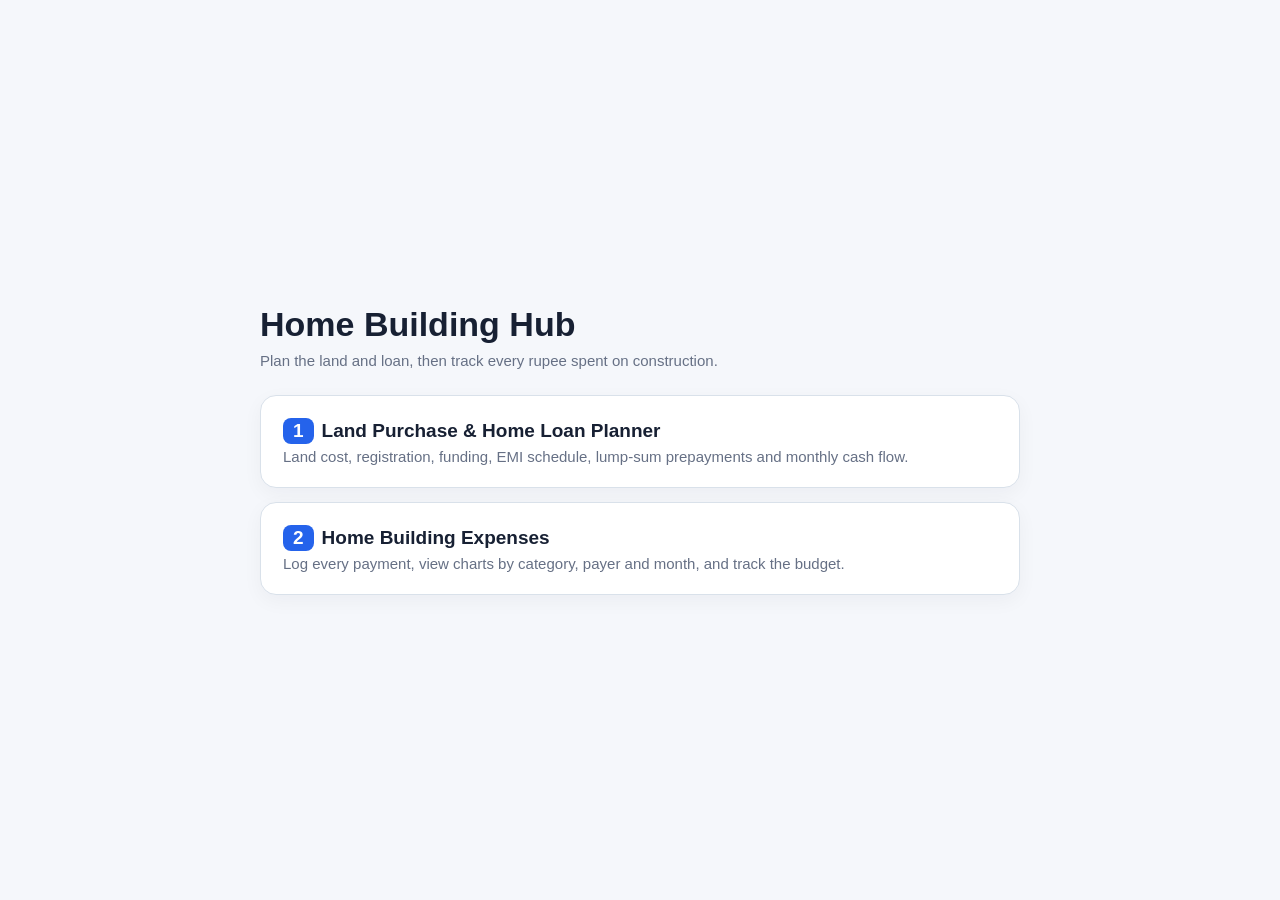
<file: index.html>
<!doctype html>
<html lang="en">
<head>
<meta charset="utf-8">
<meta name="viewport" content="width=device-width,initial-scale=1">
<title>Home Building Hub</title>
<style>
:root{--bg:#f5f7fb;--card:#fff;--ink:#172033;--muted:#667085;--line:#d9e1ea;--blue:#2563eb}
*{box-sizing:border-box}body{margin:0;min-height:100vh;background:var(--bg);color:var(--ink);font:15px Segoe UI,Arial,sans-serif;display:grid;place-items:center;padding:20px}
.box{width:100%;max-width:760px}h1{margin:0 0 6px;font-size:clamp(24px,5vw,34px)}p{color:var(--muted);line-height:1.5;margin:0 0 22px}
.btns{display:grid;gap:14px}a.btn{display:block;text-decoration:none;color:var(--ink);background:var(--card);border:1px solid var(--line);border-radius:16px;padding:22px;box-shadow:0 6px 20px #1018280b;transition:transform .12s,border-color .12s}
a.btn:hover,a.btn:focus-visible{border-color:var(--blue);transform:translateY(-2px);outline:none}a.btn b{display:block;font-size:19px;margin-bottom:4px}a.btn span{color:var(--muted)}
a.btn i{font-style:normal;display:inline-block;background:var(--blue);color:#fff;border-radius:8px;padding:2px 10px;font-weight:700;margin-right:8px}
</style>
</head>
<body>
<main class="box">
<h1>Home Building Hub</h1>
<p>Plan the land and loan, then track every rupee spent on construction.</p>
<div class="btns">
<a class="btn" href="land_home_loan_planner.html"><b><i>1</i>Land Purchase &amp; Home Loan Planner</b><span>Land cost, registration, funding, EMI schedule, lump-sum prepayments and monthly cash flow.</span></a>
<a class="btn" href="home_building_expenses.html"><b><i>2</i>Home Building Expenses</b><span>Log every payment, view charts by category, payer and month, and track the budget.</span></a>
</div>
</main>
</body>
</html>
</file>
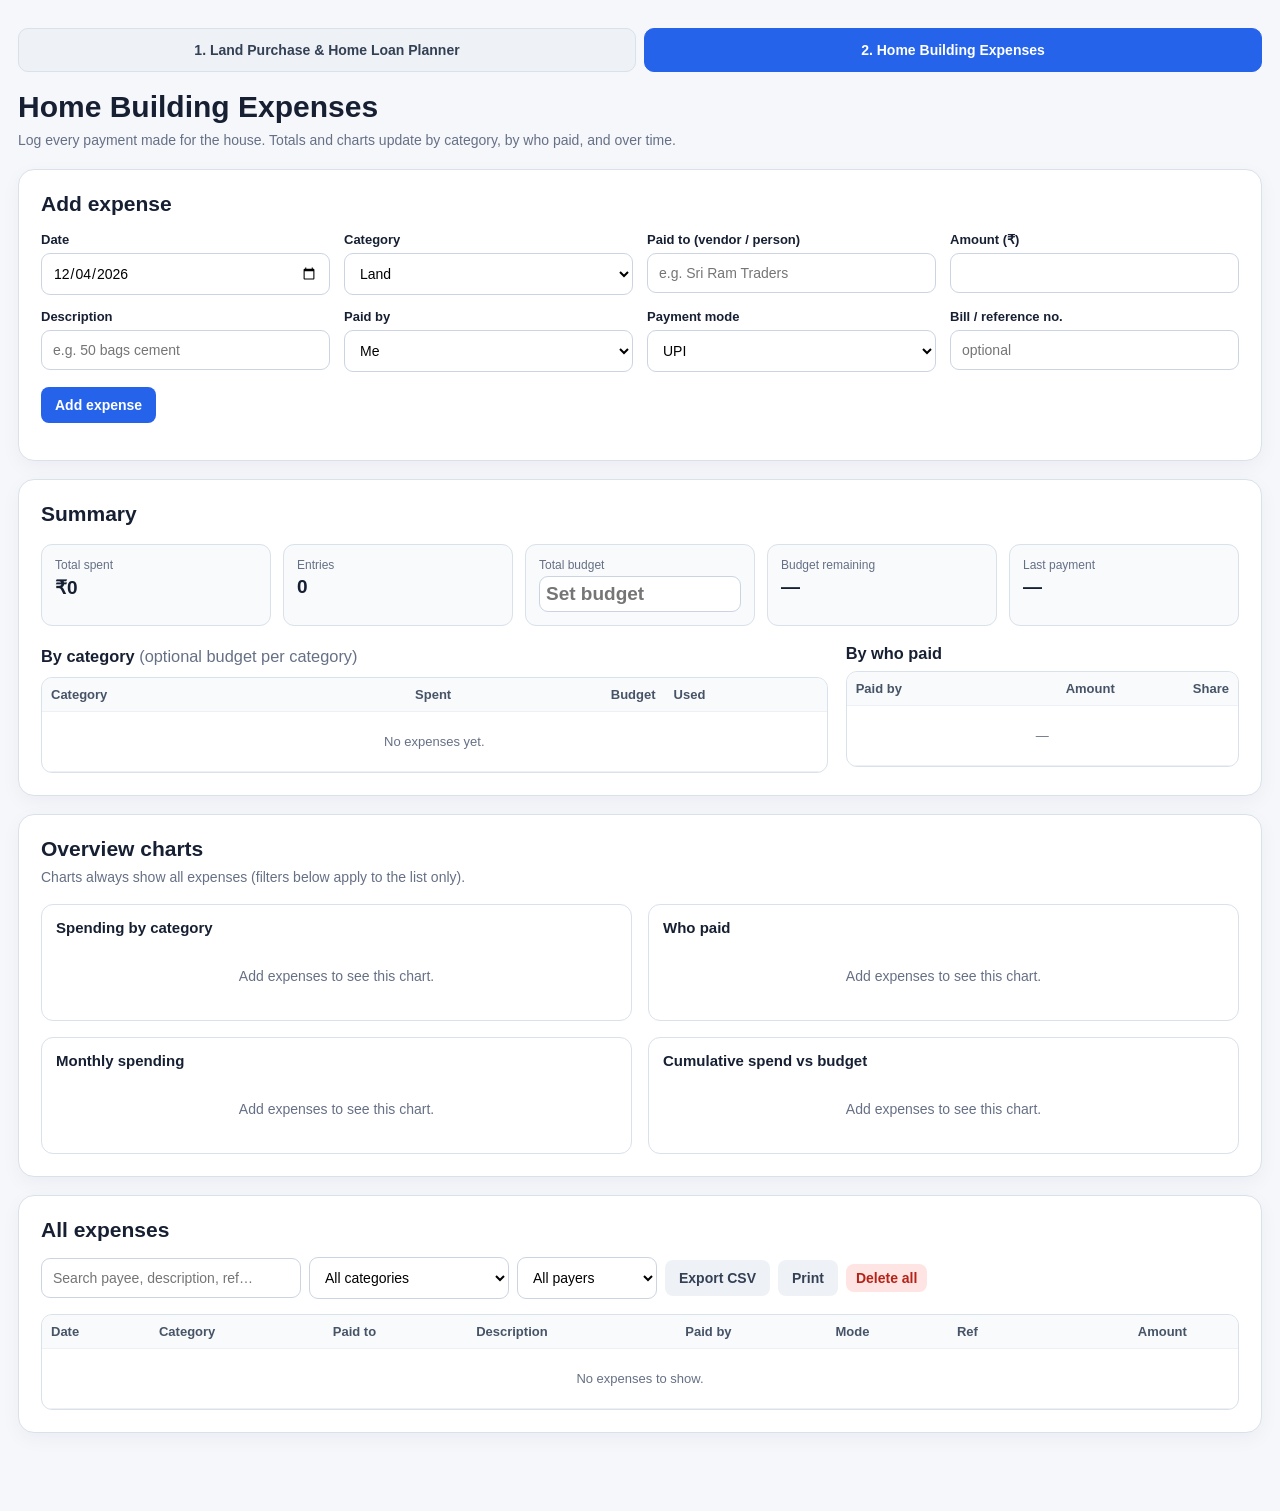
<file: home_building_expenses.html>
<!doctype html>
<html lang="en">
<head>
<meta charset="utf-8">
<meta name="viewport" content="width=device-width,initial-scale=1">
<title>Home Building Expenses</title>
<link rel="stylesheet" href="common.css">
<style>
/* expenses-specific */
th,td{text-align:left;font-size:13px}td.num,th.num{text-align:right}
td.wrapcell{white-space:normal;min-width:160px}
.bar{height:8px;background:#eef2f6;border-radius:5px;overflow:hidden;min-width:90px}.bar i{display:block;height:100%;background:var(--blue)}.bar i.over{background:var(--red)}
.cols{display:grid;grid-template-columns:2fr 1fr;gap:18px}
td input.bud{padding:6px;width:120px;text-align:right}
.charts{display:grid;grid-template-columns:repeat(2,1fr);gap:16px;margin-top:16px}.chartbox{border:1px solid var(--line);border-radius:12px;padding:14px;min-width:0}.chartbox h3{margin:0 0 10px;font-size:15px}
.chartbox svg{display:block;width:100%;height:auto;overflow:visible}.chartbox text{font:11px Segoe UI,Arial,sans-serif;fill:#667085}
.donutwrap{display:flex;gap:16px;align-items:center;flex-wrap:wrap}.donutwrap svg{flex:0 0 190px;width:190px;max-width:100%}.legend{flex:1 1 180px;list-style:none;margin:0;padding:0;font-size:13px}
.legend li{display:flex;align-items:center;gap:8px;padding:3px 0}.legend i{width:11px;height:11px;border-radius:3px;flex:0 0 11px}.legend .n{flex:1;min-width:0;overflow:hidden;text-overflow:ellipsis;white-space:nowrap}.legend .a{font-weight:700;white-space:nowrap}.legend .p{color:var(--muted);width:46px;text-align:right}
.donutwrap text.big{font-size:15px;font-weight:700;fill:#172033}
@media(max-width:1000px){.cols,.charts{grid-template-columns:1fr}}
@media(max-width:700px){
 #list thead{display:none}#list,#list tbody,#list tr,#list td{display:block;width:100%}
 #list tr{border-bottom:1px solid var(--line);padding:10px 4px}#list td{border:0;padding:3px 6px;white-space:normal;display:flex;justify-content:space-between;gap:12px;text-align:right}
 #list td::before{content:attr(data-label);color:var(--muted);font-weight:600;text-align:left}#list td:empty{display:none}#list td.noprint{justify-content:flex-end}#list tr.total td::before{content:none}#list tr.total{background:#f8fafc}
 .table:has(#list){border:0}}
@media print{.chartbox{break-inside:avoid}}
</style>
</head>
<body>
<div class="wrap">
<nav class="nav noprint" aria-label="Pages">
<a href="land_home_loan_planner.html">1. Land Purchase &amp; Home Loan Planner</a>
<a class="active" href="home_building_expenses.html" aria-current="page">2. Home Building Expenses</a>
</nav>
<h1>Home Building Expenses</h1>
<div class="sub">Log every payment made for the house. Totals and charts update by category, by who paid, and over time.</div>

<section class="section noprint">
<h2 id="formTitle">Add expense</h2>
<form id="form" autocomplete="off">
<div class="grid">
<div><label>Date</label><input id="date" type="date" required></div>
<div><label>Category</label><select id="category"></select></div>
<div><label>Paid to (vendor / person)</label><input id="payee" placeholder="e.g. Sri Ram Traders"></div>
<div><label>Amount (₹)</label><input id="amount" type="number" min="0" step="any" required></div>
<div><label>Description</label><input id="desc" placeholder="e.g. 50 bags cement"></div>
<div><label>Paid by</label><select id="payer"><option>Me</option><option>Brother</option><option>Loan</option><option>Joint</option></select></div>
<div><label>Payment mode</label><select id="mode"><option>UPI</option><option>Bank transfer</option><option>Cash</option><option>Cheque</option><option>Card</option></select></div>
<div><label>Bill / reference no.</label><input id="ref" placeholder="optional"></div>
</div>
<div class="toolbar"><button type="submit" id="saveBtn">Add expense</button><button type="button" class="secondary" id="cancelBtn" style="display:none">Cancel edit</button></div>
</form>
</section>

<section class="section">
<h2>Summary</h2>
<div class="summary">
<div class="metric"><div class="l">Total spent</div><div class="v" id="mTotal">₹0</div></div>
<div class="metric"><div class="l">Entries</div><div class="v" id="mCount">0</div></div>
<div class="metric"><div class="l">Total budget</div><div class="v"><input id="budget" type="number" min="0" step="any" placeholder="Set budget" class="noprint" style="padding:6px"></div></div>
<div class="metric"><div class="l">Budget remaining</div><div class="v" id="mRemain">—</div></div>
<div class="metric"><div class="l">Last payment</div><div class="v" id="mLast">—</div></div>
</div>
<div class="cols" style="margin-top:18px">
<div>
<h3 style="margin:0 0 8px">By category <span class="note" style="font-weight:400">(optional budget per category)</span></h3>
<div class="table"><table id="catTable"><thead><tr><th>Category</th><th class="num">Spent</th><th class="num">Budget</th><th>Used</th></tr></thead><tbody></tbody></table></div>
</div>
<div>
<h3 style="margin:0 0 8px">By who paid</h3>
<div class="table"><table id="payerTable"><thead><tr><th>Paid by</th><th class="num">Amount</th><th class="num">Share</th></tr></thead><tbody></tbody></table></div>
</div>
</div>
</section>

<section class="section">
<h2>Overview charts</h2>
<div class="note">Charts always show all expenses (filters below apply to the list only).</div>
<div class="charts">
<div class="chartbox"><h3>Spending by category</h3><div class="donutwrap" id="chCat"></div></div>
<div class="chartbox"><h3>Who paid</h3><div class="donutwrap" id="chPayer"></div></div>
<div class="chartbox"><h3>Monthly spending</h3><div id="chMonth"></div></div>
<div class="chartbox"><h3>Cumulative spend vs budget</h3><div id="chCum"></div></div>
</div>
</section>

<section class="section">
<h2>All expenses</h2>
<div class="toolbar noprint">
<input id="q" placeholder="Search payee, description, ref…" style="max-width:260px">
<select id="fCat" style="max-width:200px"></select>
<select id="fPayer" style="max-width:140px"><option value="">All payers</option><option>Me</option><option>Brother</option><option>Loan</option><option>Joint</option></select>
<button class="secondary" id="csvBtn">Export CSV</button>
<button class="secondary" onclick="window.print()">Print</button>
<button class="danger" id="clearBtn">Delete all</button>
</div>
<div class="table"><table id="list"><thead><tr><th>Date</th><th>Category</th><th>Paid to</th><th>Description</th><th>Paid by</th><th>Mode</th><th>Ref</th><th class="num">Amount</th><th class="noprint"></th></tr></thead><tbody></tbody></table></div>
</section>
</div>

<script>
const $=id=>document.getElementById(id);
const KEY='homeBuildExpenses.v1';
const CATS=['Land','Registration & stamp duty','Architect / approvals','Excavation & foundation','Cement & steel','Bricks & masonry','Labour / contractor','Electrical','Plumbing & sanitary','Flooring & tiles','Doors & windows','Painting','Interiors / carpentry','Transport','Other'];
const money=x=>new Intl.NumberFormat('en-IN',{style:'currency',currency:'INR',maximumFractionDigits:0}).format(Math.round(x||0));
const esc=s=>String(s??'').replace(/[&<>"']/g,c=>({'&':'&amp;','<':'&lt;','>':'&gt;','"':'&quot;',"'":'&#39;'}[c]));
let state={items:[],budget:0,catBudget:{}}, editId=null;

function load(){try{const d=JSON.parse(localStorage.getItem(KEY)||'null');if(d&&Array.isArray(d.items)){state={items:d.items,budget:Number(d.budget)||0,catBudget:d.catBudget||{}}}}catch(e){}}
function save(){try{localStorage.setItem(KEY,JSON.stringify(state))}catch(e){}}
const fmtDate=d=>d?new Date(d+'T00:00:00').toLocaleDateString('en-IN',{day:'2-digit',month:'short',year:'numeric'}):'';

function fillSelects(){
  $('category').innerHTML=CATS.map(c=>`<option>${esc(c)}</option>`).join('');
  $('fCat').innerHTML='<option value="">All categories</option>'+CATS.map(c=>`<option>${esc(c)}</option>`).join('');
}
function resetForm(){
  editId=null;$('form').reset();$('date').value=new Date().toISOString().slice(0,10);
  $('formTitle').textContent='Add expense';$('saveBtn').textContent='Add expense';$('cancelBtn').style.display='none';
}
$('form').addEventListener('submit',e=>{
  e.preventDefault();
  const amount=Number($('amount').value);
  if(!(amount>=0)||!$('date').value) return;
  const it={id:editId||(Date.now().toString(36)+Math.random().toString(36).slice(2,6)),date:$('date').value,category:$('category').value,payee:$('payee').value.trim(),desc:$('desc').value.trim(),amount,payer:$('payer').value,mode:$('mode').value,ref:$('ref').value.trim()};
  if(editId){state.items=state.items.map(x=>x.id===editId?it:x)}else state.items.push(it);
  save();resetForm();render();
});
$('cancelBtn').onclick=resetForm;
function edit(id){
  const x=state.items.find(i=>i.id===id);if(!x)return;
  editId=id;
  $('date').value=x.date;$('category').value=x.category;$('payee').value=x.payee;$('desc').value=x.desc;$('amount').value=x.amount;$('payer').value=x.payer;$('mode').value=x.mode;$('ref').value=x.ref;
  $('formTitle').textContent='Edit expense';$('saveBtn').textContent='Save changes';$('cancelBtn').style.display='';
  $('form').scrollIntoView({behavior:'smooth',block:'center'});
}
function del(id){if(confirm('Delete this expense?')){state.items=state.items.filter(i=>i.id!==id);if(editId===id)resetForm();save();render()}}

function filtered(){
  const q=$('q').value.trim().toLowerCase(),c=$('fCat').value,p=$('fPayer').value;
  return state.items.filter(x=>(!c||x.category===c)&&(!p||x.payer===p)&&(!q||[x.payee,x.desc,x.ref,x.category].join(' ').toLowerCase().includes(q)))
    .sort((a,b)=>b.date.localeCompare(a.date)||b.id.localeCompare(a.id));
}
function render(){
  const items=state.items,total=items.reduce((a,x)=>a+x.amount,0);
  $('mTotal').textContent=money(total);$('mCount').textContent=items.length;
  if(document.activeElement!==$('budget'))$('budget').value=state.budget||'';
  const rem=state.budget-total;
  $('mRemain').textContent=state.budget?(rem>=0?money(rem):'Over by '+money(-rem)):'—';
  $('mRemain').className='v '+(state.budget?(rem>=0?'good':'bad'):'');
  const last=[...items].sort((a,b)=>b.date.localeCompare(a.date))[0];
  $('mLast').textContent=last?fmtDate(last.date):'—';

  // category table
  const sums={};items.forEach(x=>sums[x.category]=(sums[x.category]||0)+x.amount);
  $('catTable').querySelector('tbody').innerHTML=CATS.filter(c=>sums[c]||state.catBudget[c]).map(c=>{
    const s=sums[c]||0,b=Number(state.catBudget[c])||0,pct=b?Math.min(100,s/b*100):0;
    return `<tr><td>${esc(c)}</td><td class="num">${money(s)}</td>
      <td class="num"><input class="bud noprint" type="number" min="0" data-cat="${esc(c)}" value="${b||''}" placeholder="—"><span class="bud-print" style="display:none">${b?money(b):'—'}</span></td>
      <td>${b?`<div class="bar"><i class="${s>b?'over':''}" style="width:${pct}%"></i></div>`:''}</td></tr>`}).join('')
    ||'<tr><td colspan="4" class="empty">No expenses yet.</td></tr>';
  document.querySelectorAll('input.bud').forEach(i=>i.onchange=()=>{state.catBudget[i.dataset.cat]=Number(i.value)||0;save();render()});

  // payer table
  const ps={};items.forEach(x=>ps[x.payer]=(ps[x.payer]||0)+x.amount);
  $('payerTable').querySelector('tbody').innerHTML=Object.keys(ps).sort().map(p=>`<tr><td>${esc(p)}</td><td class="num">${money(ps[p])}</td><td class="num">${total?(ps[p]/total*100).toFixed(1):0}%</td></tr>`).join('')
    ||'<tr><td colspan="3" class="empty">—</td></tr>';

  // list
  const list=filtered(),sub=list.reduce((a,x)=>a+x.amount,0);
  $('list').querySelector('tbody').innerHTML=list.length?list.map(x=>`<tr>
    <td data-label="Date">${fmtDate(x.date)}</td><td data-label="Category">${esc(x.category)}</td><td data-label="Paid to">${esc(x.payee)}</td><td class="wrapcell" data-label="Description">${esc(x.desc)}</td>
    <td data-label="Paid by">${esc(x.payer)}</td><td data-label="Mode">${esc(x.mode)}</td><td data-label="Ref">${esc(x.ref)}</td><td class="num" data-label="Amount">${money(x.amount)}</td>
    <td class="noprint"><button class="small" onclick="edit('${x.id}')">Edit</button> <button class="danger" onclick="del('${x.id}')">×</button></td></tr>`).join('')
    +`<tr class="total"><td colspan="7">Total (${list.length} shown)</td><td class="num">${money(sub)}</td><td class="noprint"></td></tr>`
    :'<tr><td colspan="9" class="empty">No expenses to show.</td></tr>';
  renderCharts(total,sums,ps);
}

/* ---------- charts (plain SVG, no libraries) ---------- */
const PAL=['#2563eb','#f59e0b','#10b981','#ef4444','#8b5cf6','#06b6d4','#ec4899','#84cc16','#f97316','#14b8a6','#6366f1','#eab308','#64748b','#a855f7','#0ea5e9'];
const short=v=>v>=1e7?+(v/1e7).toFixed(1)+'Cr':v>=1e5?+(v/1e5).toFixed(1)+'L':v>=1e3?+(v/1e3).toFixed(1)+'K':String(Math.round(v));
function niceMax(v){if(v<=0)return 1;const p=Math.pow(10,Math.floor(Math.log10(v))),f=v/p;return(f<=1?1:f<=2?2:f<=2.5?2.5:f<=5?5:10)*p}
function donut(el,map,order){
  const keys=order.filter(k=>map[k]>0),total=keys.reduce((a,k)=>a+map[k],0);
  if(!total){el.innerHTML='<div class="empty" style="width:100%">Add expenses to see this chart.</div>';return}
  const R=70,C=2*Math.PI*R;let off=0;
  const arcs=keys.map((k,i)=>{const len=map[k]/total*C,s=`<circle cx="100" cy="100" r="${R}" fill="none" stroke="${PAL[i%PAL.length]}" stroke-width="30" stroke-dasharray="${len} ${C-len}" stroke-dashoffset="${-off}" transform="rotate(-90 100 100)"><title>${esc(k)}: ${money(map[k])}</title></circle>`;off+=len;return s}).join('');
  el.innerHTML=`<svg viewBox="0 0 200 200" role="img" aria-label="Donut chart"><circle cx="100" cy="100" r="${R}" fill="none" stroke="#eef2f6" stroke-width="30"/>${arcs}
    <text class="big" x="100" y="98" text-anchor="middle">${short(total)}</text><text x="100" y="114" text-anchor="middle">total</text></svg>
    <ul class="legend">${keys.map((k,i)=>`<li><i style="background:${PAL[i%PAL.length]}"></i><span class="n" title="${esc(k)}">${esc(k)}</span><span class="a">${money(map[k])}</span><span class="p">${(map[k]/total*100).toFixed(0)}%</span></li>`).join('')}</ul>`;
}
function monthSeries(){
  if(!state.items.length)return[];
  const sums={};state.items.forEach(x=>{const m=x.date.slice(0,7);sums[m]=(sums[m]||0)+x.amount});
  const ks=Object.keys(sums).sort();let [y,m]=ks[0].split('-').map(Number);const [ey,em]=ks[ks.length-1].split('-').map(Number),out=[];
  while(y<ey||(y===ey&&m<=em)){const k=`${y}-${String(m).padStart(2,'0')}`;out.push({k,v:sums[k]||0});m++;if(m>12){m=1;y++}}
  return out;
}
const mLabel=k=>{const[y,m]=k.split('-');return new Date(y,m-1,1).toLocaleDateString('en-IN',{month:'short',year:'2-digit'})};
function cartesian(el,labels,vals,type,budget){
  if(!vals.length){el.innerHTML='<div class="empty">Add expenses to see this chart.</div>';return}
  const W=Math.max(260,el.clientWidth||320),H=W<480?230:280,pl=W<480?44:52,pr=10,pt=18,pb=34,pw=W-pl-pr,ph=H-pt-pb;
  const max=niceMax(Math.max(...vals,budget||0)),n=vals.length,bw=pw/n,x=i=>pl+(i+.5)*bw,y=v=>pt+ph-v/max*ph;
  let s=`<svg viewBox="0 0 ${W} ${H}" role="img" aria-label="${type==='bar'?'Bar':'Line'} chart">`;
  for(let t=0;t<=4;t++){const v=max/4*t,yy=y(v);s+=`<line x1="${pl}" x2="${W-pr}" y1="${yy}" y2="${yy}" stroke="#e5e9f0"/><text x="${pl-6}" y="${yy+4}" text-anchor="end">${short(v)}</text>`}
  const step=Math.ceil(n/Math.max(2,Math.floor(pw/54)));
  labels.forEach((l,i)=>{if(i%step===0||i===n-1&&step===1)s+=`<text x="${x(i)}" y="${H-12}" text-anchor="middle">${esc(l)}</text>`});
  if(type==='bar'){
    const w=Math.min(46,bw*.62);
    vals.forEach((v,i)=>{s+=`<rect x="${x(i)-w/2}" y="${y(v)}" width="${w}" height="${Math.max(0,pt+ph-y(v))}" rx="3" fill="#2563eb"><title>${esc(labels[i])}: ${money(v)}</title></rect>`;
      if(n<=7&&v>0)s+=`<text x="${x(i)}" y="${y(v)-5}" text-anchor="middle" style="fill:#172033;font-weight:600">${short(v)}</text>`});
  }else{
    const pts=vals.map((v,i)=>`${x(i)},${y(v)}`).join(' ');
    if(n>1)s+=`<polygon points="${x(0)},${pt+ph} ${pts} ${x(n-1)},${pt+ph}" fill="#2563eb" opacity=".12"/><polyline points="${pts}" fill="none" stroke="#2563eb" stroke-width="2.5" stroke-linejoin="round"/>`;
    vals.forEach((v,i)=>{s+=`<circle cx="${x(i)}" cy="${y(v)}" r="4" fill="#2563eb"><title>${esc(labels[i])}: ${money(v)}</title></circle>`});
  }
  if(budget){const yy=y(budget);s+=`<line x1="${pl}" x2="${W-pr}" y1="${yy}" y2="${yy}" stroke="#b42318" stroke-width="2" stroke-dasharray="6 4"/><text x="${W-pr}" y="${yy-5}" text-anchor="end" style="fill:#b42318;font-weight:600">Budget ${short(budget)}</text>`}
  el.innerHTML=s+'</svg>';
}
function renderCharts(total,sums,ps){
  donut($('chCat'),sums,CATS.slice().sort((a,b)=>(sums[b]||0)-(sums[a]||0)));
  donut($('chPayer'),ps,Object.keys(ps).sort((a,b)=>ps[b]-ps[a]));
  const ms=monthSeries(),labels=ms.map(m=>mLabel(m.k));let run=0;
  cartesian($('chMonth'),labels,ms.map(m=>m.v),'bar');
  cartesian($('chCum'),labels,ms.map(m=>run+=m.v),'line',state.budget);
}
// Re-draw charts only when the width changes (mobile keyboards fire height-only resizes).
let rz,lastW=innerWidth;addEventListener('resize',()=>{if(innerWidth===lastW)return;lastW=innerWidth;clearTimeout(rz);rz=setTimeout(()=>{const t=state.items.reduce((a,x)=>a+x.amount,0),s={},p={};state.items.forEach(x=>{s[x.category]=(s[x.category]||0)+x.amount;p[x.payer]=(p[x.payer]||0)+x.amount});renderCharts(t,s,p)},150)});
['q','fCat','fPayer'].forEach(id=>$(id).addEventListener('input',render));
$('budget').addEventListener('input',()=>{state.budget=Number($('budget').value)||0;save();render()});

$('csvBtn').onclick=()=>{
  const head=['Date','Category','Paid to','Description','Paid by','Mode','Ref','Amount'];
  const q=v=>`"${String(v??'').replaceAll('"','""')}"`;
  const rows=filtered().map(x=>[x.date,x.category,x.payee,x.desc,x.payer,x.mode,x.ref,x.amount].map(q).join(','));
  const blob=new Blob(['﻿'+[head.map(q).join(','),...rows].join('\n')],{type:'text/csv;charset=utf-8'});
  const a=document.createElement('a');a.href=URL.createObjectURL(blob);a.download='home-building-expenses.csv';a.click();
};
$('clearBtn').onclick=()=>{if(state.items.length&&confirm('Delete ALL expenses? This cannot be undone.')){state.items=[];save();resetForm();render()}};

fillSelects();load();resetForm();render();
</script>
</body>
</html>
</file>
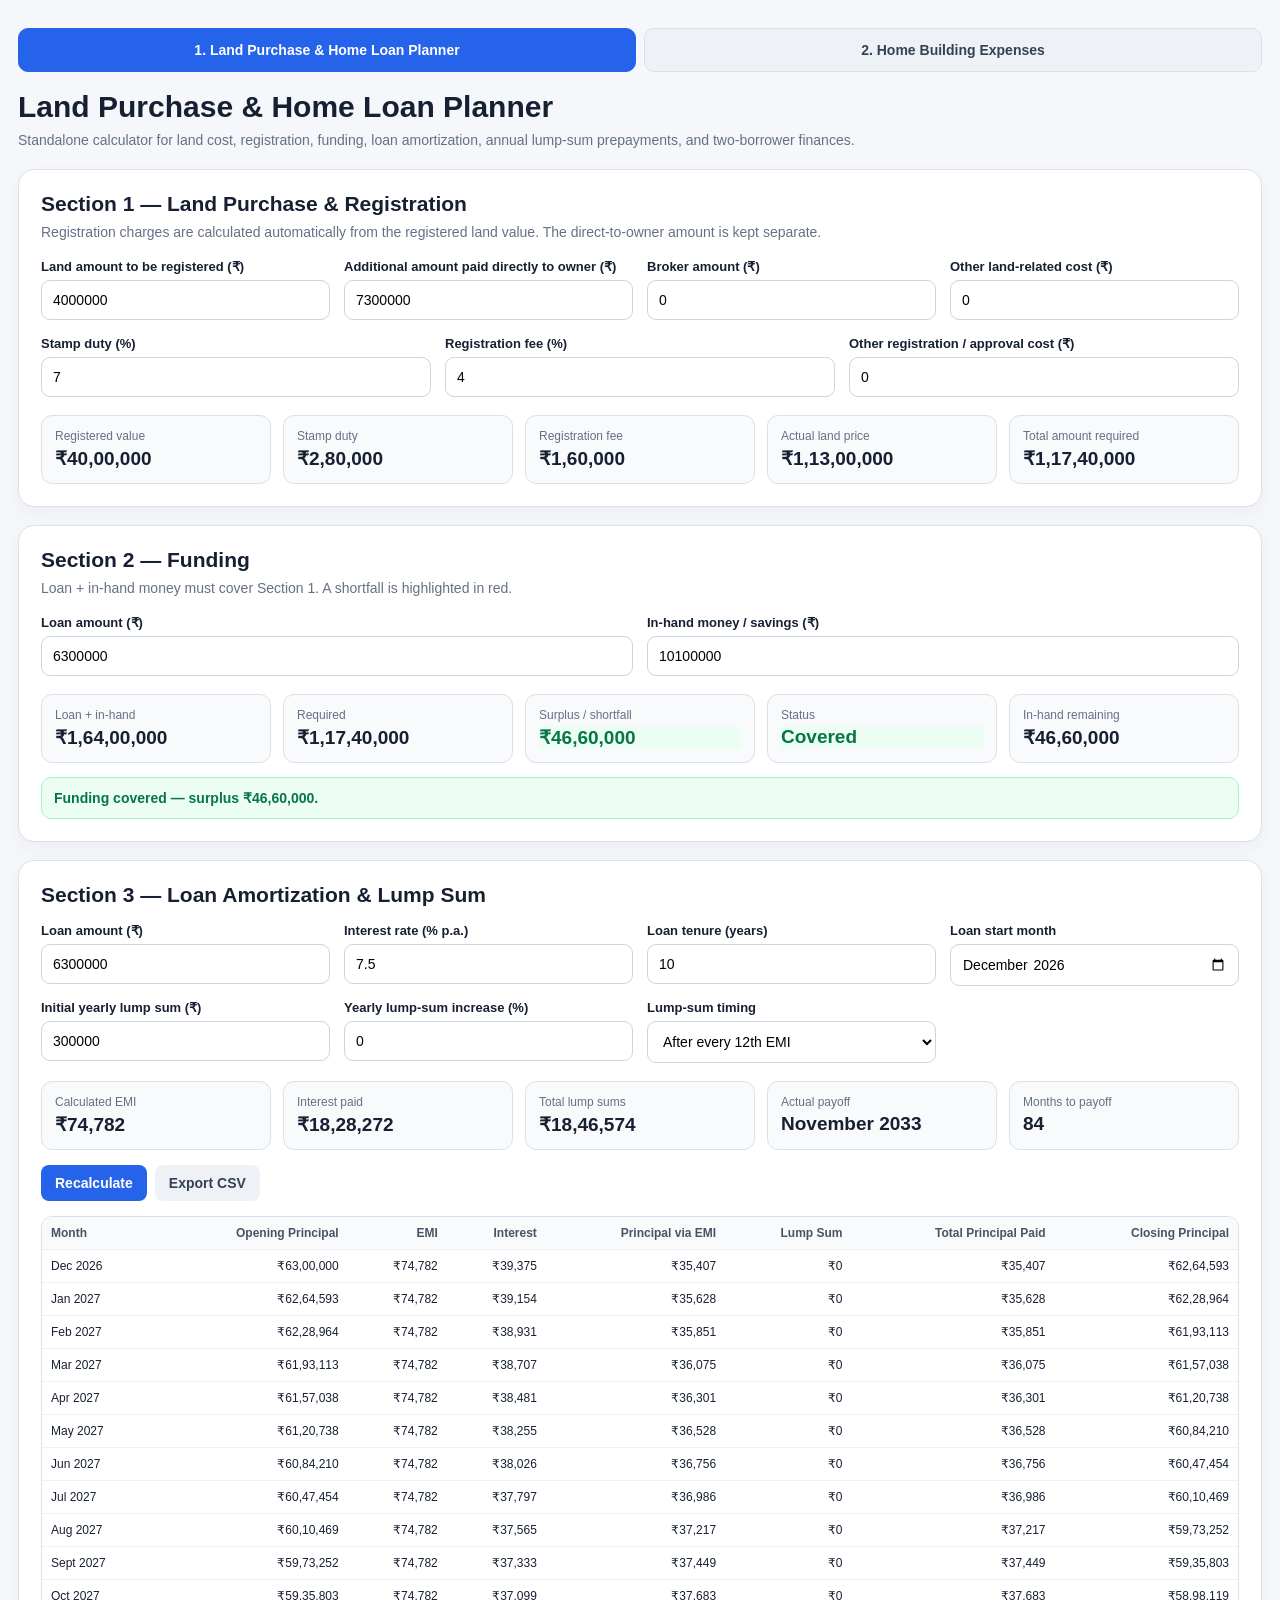
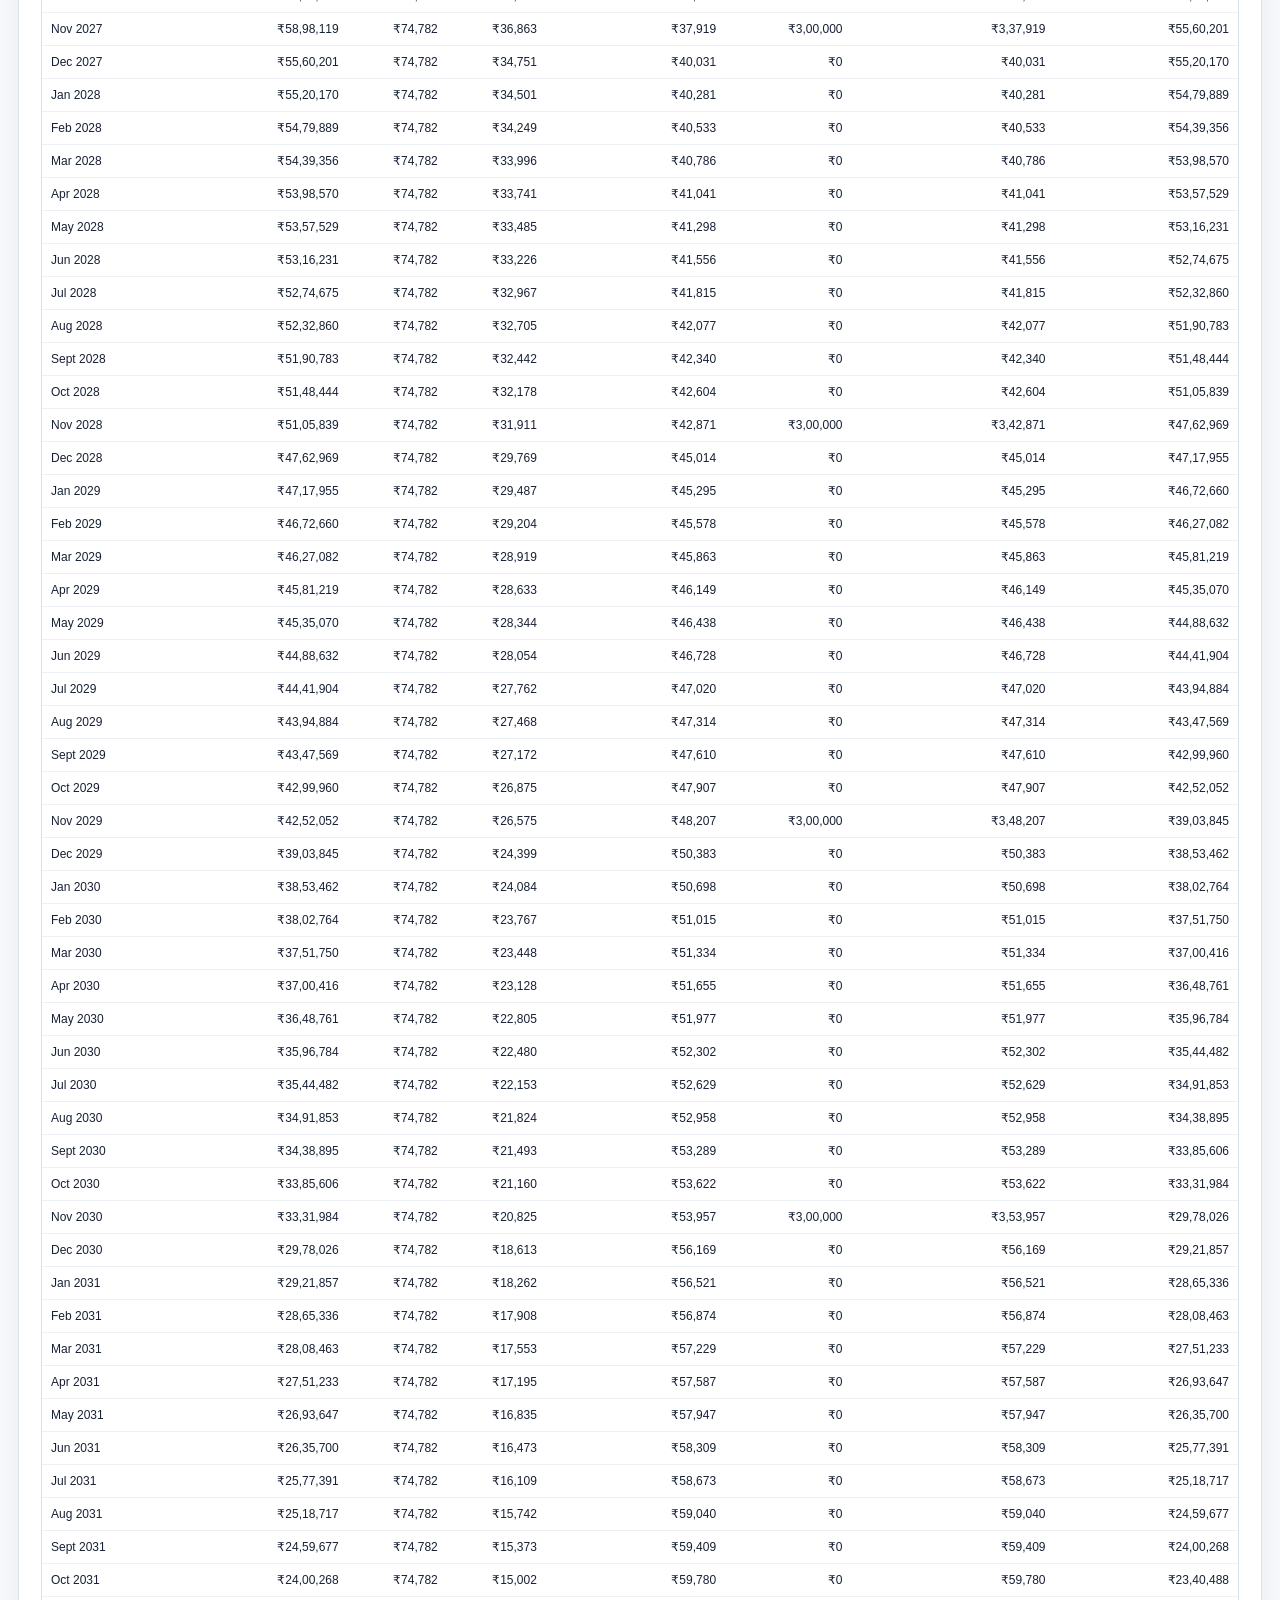
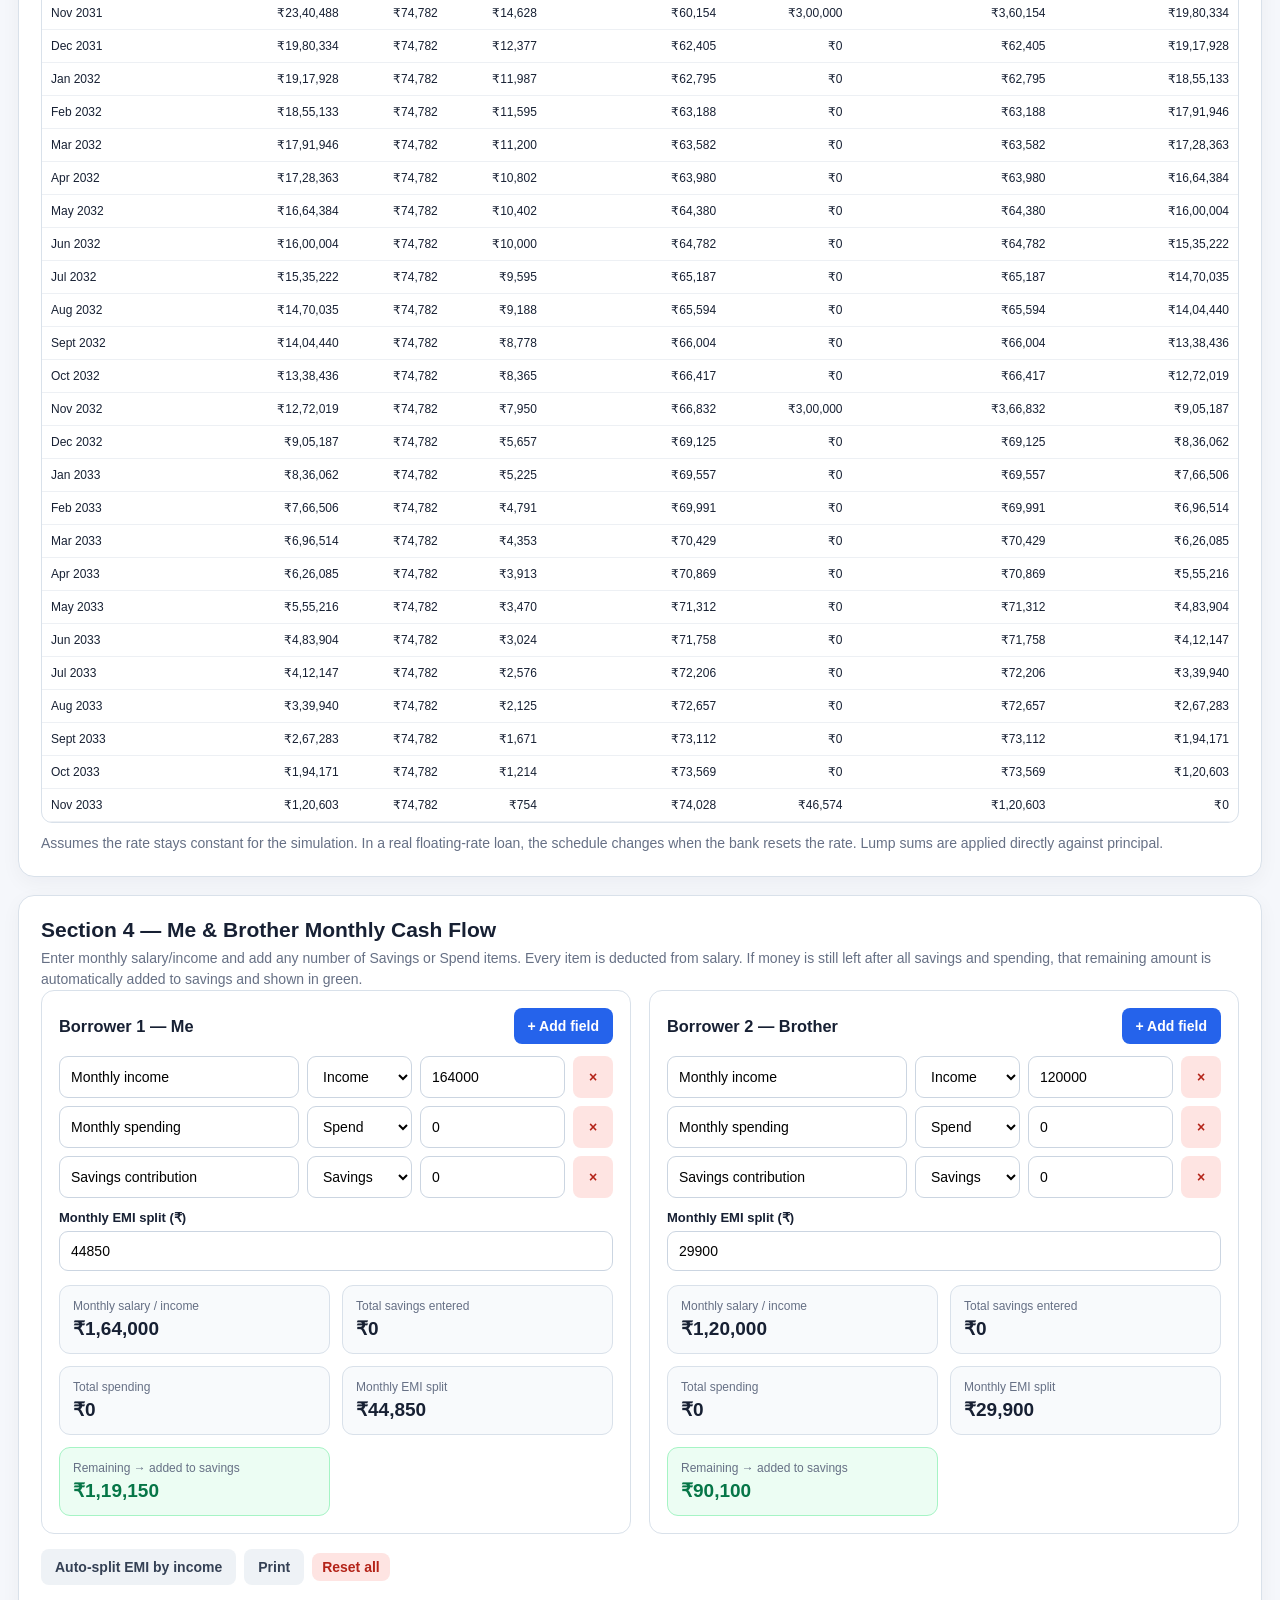
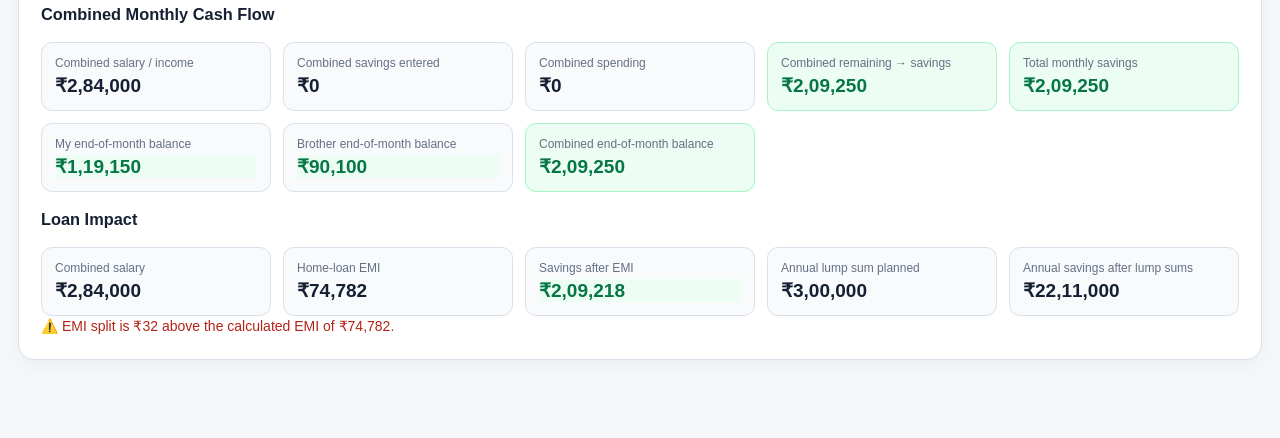
<file: land_home_loan_planner.html>
<!doctype html>
<html lang="en">
<head>
<meta charset="utf-8">
<meta name="viewport" content="width=device-width,initial-scale=1">
<title>Land & Home Loan Planner</title>
<link rel="stylesheet" href="common.css">
<style>
/* planner-specific */
.good{background:#ecfdf3!important;border-color:#a6f4c5!important}.bad{background:#fef3f2!important;border-color:#fecdca!important}
.status{margin-top:14px;padding:12px;border-radius:10px;font-weight:650}.status.good{color:var(--green);background:#ecfdf3;border:1px solid #a6f4c5}.status.bad{color:var(--red);background:#fef3f2;border:1px solid #fecdca}
table{min-width:1000px}th,td{text-align:right;font-size:12px}th{position:sticky;top:0}th:first-child,td:first-child{text-align:left}
.people{display:grid;grid-template-columns:1fr 1fr;gap:18px}.person{border:1px solid var(--line);border-radius:13px;padding:17px}.head{display:flex;justify-content:space-between;align-items:center;margin-bottom:12px}.head h3{margin:0}.row{display:grid;grid-template-columns:1fr 105px 145px 40px;gap:8px;margin:8px 0}
@media(max-width:1000px){.people{grid-template-columns:1fr}}
@media(max-width:600px){.row{grid-template-columns:1fr 1fr 44px}.row input:first-child{grid-column:1/-1}.person .summary{grid-template-columns:1fr!important}}
</style>
</head>
<body>
<div class="wrap">
<nav class="nav" aria-label="Pages">
<a class="active" href="land_home_loan_planner.html" aria-current="page">1. Land Purchase &amp; Home Loan Planner</a>
<a href="home_building_expenses.html">2. Home Building Expenses</a>
</nav>
<h1>Land Purchase & Home Loan Planner</h1>
<div class="sub">Standalone calculator for land cost, registration, funding, loan amortization, annual lump-sum prepayments, and two-borrower finances.</div>

<section class="section">
<h2>Section 1 — Land Purchase & Registration</h2>
<div class="note">Registration charges are calculated automatically from the registered land value. The direct-to-owner amount is kept separate.</div>
<div class="grid">
<div><label>Land amount to be registered (₹)</label><input id="registered" type="number" value="4000000"></div>
<div><label>Additional amount paid directly to owner (₹)</label><input id="direct" type="number" value="7300000"></div>
<div><label>Broker amount (₹)</label><input id="broker" type="number" value="0"></div>
<div><label>Other land-related cost (₹)</label><input id="otherLand" type="number" value="0"></div>
</div>
<div class="grid3">
<div><label>Stamp duty (%)</label><input id="stamp" type="number" step=".01" value="7"></div>
<div><label>Registration fee (%)</label><input id="regfee" type="number" step=".01" value="4"></div>
<div><label>Other registration / approval cost (₹)</label><input id="otherReg" type="number" value="0"></div>
</div>
<div class="summary">
<div class="metric"><div class="l">Registered value</div><div class="v" id="sReg">₹0</div></div>
<div class="metric"><div class="l">Stamp duty</div><div class="v" id="sStamp">₹0</div></div>
<div class="metric"><div class="l">Registration fee</div><div class="v" id="sFee">₹0</div></div>
<div class="metric"><div class="l">Actual land price</div><div class="v" id="sLand">₹0</div></div>
<div class="metric"><div class="l">Total amount required</div><div class="v" id="sTotal">₹0</div></div>
</div>
</section>

<section class="section">
<h2>Section 2 — Funding</h2>
<div class="note">Loan + in-hand money must cover Section 1. A shortfall is highlighted in red.</div>
<div class="grid2">
<div><label>Loan amount (₹)</label><input id="loanFund" type="number" value="6300000"></div>
<div><label>In-hand money / savings (₹)</label><input id="cash" type="number" value="10100000"></div>
</div>
<div class="summary">
<div class="metric"><div class="l">Loan + in-hand</div><div class="v" id="sFunds">₹0</div></div>
<div class="metric"><div class="l">Required</div><div class="v" id="sReq">₹0</div></div>
<div class="metric"><div class="l">Surplus / shortfall</div><div class="v" id="sGap">₹0</div></div>
<div class="metric"><div class="l">Status</div><div class="v" id="sStatus">—</div></div>
<div class="metric"><div class="l">In-hand remaining</div><div class="v" id="sRemain">₹0</div></div>
</div>
<div id="fundStatus" class="status good">—</div>
</section>

<section class="section">
<h2>Section 3 — Loan Amortization & Lump Sum</h2>
<div class="grid">
<div><label>Loan amount (₹)</label><input id="loan" type="number" value="6300000"></div>
<div><label>Interest rate (% p.a.)</label><input id="rate" type="number" step=".01" value="7.5"></div>
<div><label>Loan tenure (years)</label><input id="years" type="number" value="10"></div>
<div><label>Loan start month</label><input id="start" type="month" value="2026-12"></div>
<div><label>Initial yearly lump sum (₹)</label><input id="lump" type="number" value="300000"></div>
<div><label>Yearly lump-sum increase (%)</label><input id="increase" type="number" step=".1" min="0" max="100" value="0"></div>
<div><label>Lump-sum timing</label><select id="timing"><option value="anniversary">After every 12th EMI</option><option value="calendar">After December EMI</option></select></div>
</div>
<div class="summary">
<div class="metric"><div class="l">Calculated EMI</div><div class="v" id="emi">₹0</div></div>
<div class="metric"><div class="l">Interest paid</div><div class="v" id="interest">₹0</div></div>
<div class="metric"><div class="l">Total lump sums</div><div class="v" id="lumpTotal">₹0</div></div>
<div class="metric"><div class="l">Actual payoff</div><div class="v" id="payoff">—</div></div>
<div class="metric"><div class="l">Months to payoff</div><div class="v" id="months">—</div></div>
</div>
<div class="toolbar"><button onclick="calculate()">Recalculate</button><button class="secondary" onclick="csv()">Export CSV</button></div>
<div class="table"><table id="amort"><thead><tr>
<th>Month</th><th>Opening Principal</th><th>EMI</th><th>Interest</th><th>Principal via EMI</th><th>Lump Sum</th><th>Total Principal Paid</th><th>Closing Principal</th>
</tr></thead><tbody></tbody></table></div>
<div class="note" style="margin-top:10px">Assumes the rate stays constant for the simulation. In a real floating-rate loan, the schedule changes when the bank resets the rate. Lump sums are applied directly against principal.</div>
</section>

<section class="section">
<h2>Section 4 — Me & Brother Monthly Cash Flow</h2>
<div class="note">Enter monthly salary/income and add any number of Savings or Spend items. Every item is deducted from salary. If money is still left after all savings and spending, that remaining amount is automatically added to savings and shown in green.</div>

<div class="people">
<div class="person">
  <div class="head"><h3>Borrower 1 — Me</h3><button onclick="addRow('me')">+ Add field</button></div>
  <div id="meRows"></div>
  <div style="margin-top:12px"><label>Monthly EMI split (₹)</label><input id="meEmiInput" type="number" min="0" step="1000" value="44850" oninput="refreshCashFlow()"></div>
  <div class="summary" style="grid-template-columns:repeat(2,1fr);margin-top:14px">
    <div class="metric"><div class="l">Monthly salary / income</div><div class="v" id="meIncome">₹0</div></div>
    <div class="metric"><div class="l">Total savings entered</div><div class="v" id="meSavings">₹0</div></div>
    <div class="metric"><div class="l">Total spending</div><div class="v" id="meSpend">₹0</div></div>
    <div class="metric"><div class="l">Monthly EMI split</div><div class="v" id="meEmiSplit">₹0</div></div>
    <div class="metric good"><div class="l">Remaining → added to savings</div><div class="v" id="meRemaining">₹0</div></div>
  </div>
</div>

<div class="person">
  <div class="head"><h3>Borrower 2 — Brother</h3><button onclick="addRow('brother')">+ Add field</button></div>
  <div id="brotherRows"></div>
  <div style="margin-top:12px"><label>Monthly EMI split (₹)</label><input id="brotherEmiInput" type="number" min="0" step="1000" value="29900" oninput="refreshCashFlow()"></div>
  <div class="summary" style="grid-template-columns:repeat(2,1fr);margin-top:14px">
    <div class="metric"><div class="l">Monthly salary / income</div><div class="v" id="brotherIncome">₹0</div></div>
    <div class="metric"><div class="l">Total savings entered</div><div class="v" id="brotherSavings">₹0</div></div>
    <div class="metric"><div class="l">Total spending</div><div class="v" id="brotherSpend">₹0</div></div>
    <div class="metric"><div class="l">Monthly EMI split</div><div class="v" id="brotherEmiSplit">₹0</div></div>
    <div class="metric good"><div class="l">Remaining → added to savings</div><div class="v" id="brotherRemaining">₹0</div></div>
  </div>
</div>
</div>

<div class="toolbar"><button class="secondary" onclick="splitEmi()">Auto-split EMI by income</button><button class="secondary" onclick="window.print()">Print</button><button class="danger" onclick="resetAll()">Reset all</button></div>
<div style="margin-top:20px">
<h3>Combined Monthly Cash Flow</h3>
<div class="summary">
  <div class="metric"><div class="l">Combined salary / income</div><div class="v" id="combinedIncome">₹0</div></div>
  <div class="metric"><div class="l">Combined savings entered</div><div class="v" id="combinedSavings">₹0</div></div>
  <div class="metric"><div class="l">Combined spending</div><div class="v" id="combinedSpend">₹0</div></div>
  <div class="metric good"><div class="l">Combined remaining → savings</div><div class="v" id="combinedRemaining">₹0</div></div>
  <div class="metric good"><div class="l">Total monthly savings</div><div class="v" id="totalMonthlySavings">₹0</div></div>
  <div class="metric"><div class="l">My end-of-month balance</div><div class="v" id="finalMe">₹0</div></div>
  <div class="metric"><div class="l">Brother end-of-month balance</div><div class="v" id="finalBrother">₹0</div></div>
  <div class="metric good"><div class="l">Combined end-of-month balance</div><div class="v" id="finalCombined">₹0</div></div>
</div>
</div>

<div style="margin-top:18px">
<h3>Loan Impact</h3>
<div class="summary">
  <div class="metric"><div class="l">Combined salary</div><div class="v" id="cfSalary">₹0</div></div>
  <div class="metric"><div class="l">Home-loan EMI</div><div class="v" id="cfEmi">₹0</div></div>
  <div class="metric"><div class="l">Savings after EMI</div><div class="v" id="cfAfterEmi">₹0</div></div>
  <div class="metric"><div class="l">Annual lump sum planned</div><div class="v" id="cfLump">₹0</div></div>
  <div class="metric"><div class="l">Annual savings after lump sums</div><div class="v" id="cfAnnualAfter">₹0</div></div>
</div>
</div>
</section>
</div>

<script>
const $=id=>document.getElementById(id);
const n=id=>Number($(id).value)||0;
const money=x=>new Intl.NumberFormat('en-IN',{style:'currency',currency:'INR',maximumFractionDigits:0}).format(Math.round(x||0));

function totalRequired(){
 const r=n('registered'), d=n('direct'), b=n('broker'), o=n('otherLand');
 const sd=r*n('stamp')/100, rf=r*n('regfee')/100, or=n('otherReg');
 $('sReg').textContent=money(r);$('sStamp').textContent=money(sd);$('sFee').textContent=money(rf);
 $('sLand').textContent=money(r+d);
 const t=r+d+b+o+sd+rf+or;$('sTotal').textContent=money(t);return t;
}
function funding(){
 const t=totalRequired(), funds=n('loanFund')+n('cash'), gap=funds-t;
 $('sFunds').textContent=money(funds);$('sReq').textContent=money(t);$('sGap').textContent=money(gap);
 $('sStatus').textContent=gap>=0?'Covered':'Shortfall';$('sStatus').className='v '+(gap>=0?'good':'bad');
 $('sGap').className='v '+(gap>=0?'good':'bad');$('sRemain').textContent=money(Math.max(0,n('cash')-Math.max(0,t-n('loanFund'))));
 const st=$('fundStatus');st.className='status '+(gap>=0?'good':'bad');
 st.textContent=gap>=0?`Funding covered — surplus ${money(gap)}.`:`Funding shortfall — additional ${money(-gap)} required.`;
}

function calculate(){
 const P=n('loan'), annual=n('rate'), N=Math.max(1,Math.floor(n('years')*12)), r=annual/1200;
 const emi=r===0?P/N:P*r*Math.pow(1+r,N)/(Math.pow(1+r,N)-1);
 $('emi').textContent=money(emi); $('loanFund').value=P;
 const [y,m]=($('start').value||'2026-12').split('-').map(Number);
 let bal=P, rows=[], ti=0, tl=0;
 const base=n('lump'), inc=n('increase'), timing=$('timing').value;
 for(let i=1;i<=N && bal>0.005;i++){
   const dt=new Date(y,m-1+i-1,1), opening=bal, interest=bal*r;
   const pay=Math.min(emi,bal+interest), principal=Math.max(0,pay-interest);
   bal=Math.max(0,bal-principal);
   let ls=0, apply=timing==='anniversary' ? i%12===0 : dt.getMonth()===11;
   if(apply && bal>0.005){
     const idx=timing==='anniversary'?Math.floor(i/12)-1:Math.max(0,dt.getFullYear()-y);
     ls=Math.min(base*Math.pow(1+inc/100,idx),bal);bal-=ls;
   }
   ti+=interest;tl+=ls;
   rows.push({dt,opening,pay,interest,principal,ls,closing:bal});
 }
 const tb=$('amort').querySelector('tbody');tb.innerHTML='';
 rows.forEach(x=>{const tr=document.createElement('tr');tr.innerHTML=
 `<td>${x.dt.toLocaleDateString('en-IN',{month:'short',year:'numeric'})}</td>
 <td>${money(x.opening)}</td><td>${money(x.pay)}</td><td>${money(x.interest)}</td>
 <td>${money(x.principal)}</td><td>${money(x.ls)}</td><td>${money(x.principal+x.ls)}</td><td>${money(x.closing)}</td>`;
 tb.appendChild(tr)});
 $('interest').textContent=money(ti);$('lumpTotal').textContent=money(tl);
 const last=rows[rows.length-1];$('payoff').textContent=last?last.dt.toLocaleDateString('en-IN',{month:'long',year:'numeric'}):'—';
 $('months').textContent=rows.length; refreshCashFlow(emi);
 funding();
 window._rows=rows;
}

const people={me:[],brother:[]};

function addRow(p,label='',value=0,type='spend'){
  people[p].push({label,value:Number(value)||0,type});
  render(p);
}

function render(p){
  const box=$(p+'Rows'); box.innerHTML='';
  people[p].forEach((r,i)=>{
    const d=document.createElement('div'); d.className='row';
    d.innerHTML=`<input placeholder="e.g. Rent / SIP / groceries / insurance" value="${escapeAttr(r.label)}">
      <select><option value="income" ${r.type==='income'?'selected':''}>Income</option>
      <option value="spend" ${r.type==='spend'?'selected':''}>Spend</option>
      <option value="savings" ${r.type==='savings'?'selected':''}>Savings</option></select>
      <input type="number" min="0" step="1000" value="${r.value}">
      <button class="danger">×</button>`;
    d.children[0].oninput=e=>{r.label=e.target.value;refreshCashFlow();};
    d.children[1].onchange=e=>{r.type=e.target.value;refreshCashFlow();};
    d.children[2].oninput=e=>{r.value=Number(e.target.value)||0;refreshCashFlow();};
    d.children[0].onchange=e=>{r.label=e.target.value;refreshCashFlow();};
    d.children[3].onclick=()=>{people[p].splice(i,1);render(p);refreshCashFlow()};
    box.appendChild(d);
  });
  refreshCashFlow();
}

function escapeAttr(s){
  return String(s).replace(/&/g,'&amp;').replace(/"/g,'&quot;').replace(/</g,'&lt;').replace(/>/g,'&gt;');
}

function income(p){
  return people[p]
    .filter(r=>r.type==='income')
    .reduce((a,r)=>a+r.value,0);
}

function cashFlow(p){
  const inc=income(p);
  const savings=people[p].filter(r=>r.type==='savings').reduce((a,r)=>a+r.value,0);
  const spend=people[p].filter(r=>r.type==='spend').reduce((a,r)=>a+r.value,0);
  const remaining=Math.max(0,inc-savings-spend);
  const over=Math.max(0,savings+spend-inc);
  return {inc,savings,spend,remaining,over,totalSavings:savings+remaining};
}

function refreshCashFlow(emiOverride){
  if(typeof emiOverride!=='number') emiOverride=undefined;
  const me=cashFlow('me'), bro=cashFlow('brother');
  const meEmi=Number($('meEmiInput')?.value)||0;
  const broEmi=Number($('brotherEmiInput')?.value)||0;
  const emi=emiOverride ?? loanPreview();

  // End-of-month balance = salary - spend - explicit savings - EMI share.
  // Any positive remainder is the person's additional savings.
  const meEnd=me.inc-me.savings-me.spend-meEmi;
  const broEnd=bro.inc-bro.savings-bro.spend-broEmi;
  const combinedEnd=meEnd+broEnd;

  $('meIncome').textContent=money(me.inc);
  $('meSavings').textContent=money(me.savings);
  $('meSpend').textContent=money(me.spend);
  if($('meEmiSplit')) $('meEmiSplit').textContent=money(meEmi);
  $('meRemaining').textContent=money(Math.max(0,meEnd));
  $('meRemaining').className='v '+(meEnd>=0?'good':'bad');
  if(meEnd<0) $('meRemaining').textContent=`Short by ${money(-meEnd)}`;

  $('brotherIncome').textContent=money(bro.inc);
  $('brotherSavings').textContent=money(bro.savings);
  $('brotherSpend').textContent=money(bro.spend);
  if($('brotherEmiSplit')) $('brotherEmiSplit').textContent=money(broEmi);
  $('brotherRemaining').textContent=money(Math.max(0,broEnd));
  $('brotherRemaining').className='v '+(broEnd>=0?'good':'bad');
  if(broEnd<0) $('brotherRemaining').textContent=`Short by ${money(-broEnd)}`;

  const combinedIncome=me.inc+bro.inc;
  const combinedSavings=me.savings+bro.savings;
  const combinedSpend=me.spend+bro.spend;
  const combinedEmi=meEmi+broEmi;

  $('combinedIncome').textContent=money(combinedIncome);
  $('combinedSavings').textContent=money(combinedSavings);
  $('combinedSpend').textContent=money(combinedSpend);
  $('combinedRemaining').textContent=money(Math.max(0,combinedEnd));
  $('combinedRemaining').className='v '+(combinedEnd>=0?'good':'bad');
  if(combinedEnd<0) $('combinedRemaining').textContent=`Short by ${money(-combinedEnd)}`;

  // Total monthly savings includes explicit savings + the remaining cash after EMI.
  $('totalMonthlySavings').textContent=money(combinedSavings+Math.max(0,combinedEnd));

  $('finalMe').textContent=money(Math.max(0,meEnd));
  $('finalMe').className='v '+(meEnd>=0?'good':'bad');
  if(meEnd<0) $('finalMe').textContent=`Short by ${money(-meEnd)}`;

  $('finalBrother').textContent=money(Math.max(0,broEnd));
  $('finalBrother').className='v '+(broEnd>=0?'good':'bad');
  if(broEnd<0) $('finalBrother').textContent=`Short by ${money(-broEnd)}`;

  $('finalCombined').textContent=money(Math.max(0,combinedEnd));
  $('finalCombined').className='v '+(combinedEnd>=0?'good':'bad');
  if(combinedEnd<0) $('finalCombined').textContent=`Short by ${money(-combinedEnd)}`;

  $('cfSalary').textContent=money(combinedIncome);
  $('cfEmi').textContent=money(emi);
  const afterEmi=combinedIncome-combinedSavings-combinedSpend-emi;
  $('cfAfterEmi').textContent=money(afterEmi);
  $('cfAfterEmi').className='v '+(afterEmi>=0?'good':'bad');
  $('cfLump').textContent=money(n('lump'));
  $('cfAnnualAfter').textContent=money((combinedSavings+Math.max(0,combinedEnd))*12-n('lump'));

  // Warn if the manually entered EMI split does not match the calculated EMI.
  const splitDiff=combinedEmi-emi;
  let splitNote=document.getElementById('emiSplitNote');
  if(!splitNote){
    splitNote=document.createElement('div');
    splitNote.id='emiSplitNote';
    splitNote.className='note';
    document.querySelector('.section:nth-of-type(4)')?.appendChild(splitNote);
  }
  if(typeof save==='function') save();
  if(Math.abs(splitDiff)>1){
    splitNote.innerHTML=`⚠️ EMI split is ${money(Math.abs(splitDiff))} ${splitDiff>0?'below':'above'} the calculated EMI of ${money(emi)}.`;
    splitNote.style.color='#b42318';
  }else{
    splitNote.innerHTML=`✓ EMI split matches the calculated loan EMI of ${money(emi)}.`;
    splitNote.style.color='#067647';
  }
}
function recalcSection4(){
  refreshCashFlow();
}

function loanPreview(){const P=n('loan'),N=Math.max(1,Math.floor(n('years')*12)),r=n('rate')/1200;return r===0?P/N:P*r*Math.pow(1+r,N)/(Math.pow(1+r,N)-1)}
function splitEmi(){
 const emi=loanPreview(), a=income('me'), b=income('brother'), tot=a+b;
 const me=tot>0?Math.round(emi*a/tot):Math.round(emi/2);
 $('meEmiInput').value=me;$('brotherEmiInput').value=Math.round(emi)-me;refreshCashFlow();
}
function csv(){
 const lines=[...$('amort').querySelectorAll('tr')].map(tr=>[...tr.children].map(td=>`"${td.textContent.trim().replaceAll('"','""').replaceAll('₹','')}"`).join(','));
 const blob=new Blob(['﻿'+lines.join('\n')],{type:'text/csv;charset=utf-8'}),a=document.createElement('a');a.href=URL.createObjectURL(blob);a.download='loan-amortization.csv';a.click();
}
const KEY='landLoanPlanner.v1';
const fieldIds=()=>[...document.querySelectorAll('input[id],select[id]')].map(x=>x.id);
function save(){
  try{
    const d={f:{},people};
    fieldIds().forEach(id=>d.f[id]=$(id).value);
    localStorage.setItem(KEY,JSON.stringify(d));
  }catch(e){}
}
function load(){
  try{
    const d=JSON.parse(localStorage.getItem(KEY)||'null');
    if(!d) return false;
    Object.entries(d.f||{}).forEach(([id,v])=>{if($(id))$(id).value=v});
    ['me','brother'].forEach(p=>{people[p]=(d.people?.[p]||[]).map(r=>({label:String(r.label||''),value:Number(r.value)||0,type:r.type||'spend'}))});
    return true;
  }catch(e){return false}
}
function resetAll(){
  if(!confirm('Reset all inputs to defaults?')) return;
  try{localStorage.removeItem(KEY)}catch(e){}
  location.reload();
}
// Loan amount is a single value: Section 2 and Section 3 stay in sync.
document.querySelectorAll('input,select').forEach(x=>{
  const handler=()=>{
    if(x.id==='loanFund') $('loan').value=x.value;
    if(x.id==='loan') $('loanFund').value=x.value;
    if(['loanFund','loan','cash','registered','direct','broker','otherLand','stamp','regfee','otherReg'].includes(x.id)) funding();
    if(['loanFund','loan','rate','years','start','lump','increase','timing'].includes(x.id)) calculate();
    if(['meEmiInput','brotherEmiInput'].includes(x.id)) refreshCashFlow();
    save();
  };
  x.addEventListener('input',handler);
  x.addEventListener('change',handler);
});
if(load()){['me','brother'].forEach(render)}
else{
  addRow('me','Monthly income',164000,'income');
  addRow('me','Monthly spending',0,'spend');
  addRow('me','Savings contribution',0,'savings');
  addRow('brother','Monthly income',120000,'income');
  addRow('brother','Monthly spending',0,'spend');
  addRow('brother','Savings contribution',0,'savings');
}
calculate();funding();
</script>
</body>
</html>
</file>
<file: common.css>
/* Shared styling for land_home_loan_planner.html and home_building_expenses.html.
   Page-specific rules live in each page's own <style> block (loaded after this file). */
:root{--bg:#f5f7fb;--card:#fff;--ink:#172033;--muted:#667085;--line:#d9e1ea;--blue:#2563eb;--green:#067647;--red:#b42318}
*{box-sizing:border-box}
html{-webkit-text-size-adjust:100%;overflow-y:scroll}
body{margin:0;background:var(--bg);color:var(--ink);font:14px Segoe UI,Arial,sans-serif}
.wrap{max-width:1300px;margin:0 auto;padding:28px 18px 60px}
.wrap>*,.grid>div,.grid2>div,.grid3>div,.cols>div,.metric,.person{min-width:0}

/* page switcher */
.nav{display:flex;gap:8px;margin:0 0 18px;flex-wrap:wrap}
.nav a{flex:1 1 240px;text-align:center;padding:13px 16px;border-radius:10px;font-weight:700;text-decoration:none;background:#eef2f6;color:#344054;border:1px solid var(--line)}
.nav a.active{background:var(--blue);color:#fff;border-color:var(--blue)}
.nav a:focus-visible,button:focus-visible,input:focus-visible,select:focus-visible,textarea:focus-visible{outline:3px solid #93c5fd;outline-offset:1px}

/* typography & cards */
h1{margin:0 0 6px;font-size:30px}h2{margin:0 0 6px;font-size:21px}
.sub,.note{color:var(--muted);line-height:1.5}.sub a{color:var(--blue)}
.section{background:var(--card);border:1px solid var(--line);border-radius:16px;padding:22px;margin:18px 0;box-shadow:0 6px 20px #1018280b}
.empty{padding:22px;text-align:center;color:var(--muted)}

/* layout grids */
.grid{display:grid;grid-template-columns:repeat(4,1fr);gap:14px;margin-top:16px}
.grid2{display:grid;grid-template-columns:repeat(2,1fr);gap:14px;margin-top:16px}
.grid3{display:grid;grid-template-columns:repeat(3,1fr);gap:14px;margin-top:16px}
.summary{display:grid;grid-template-columns:repeat(5,1fr);gap:12px;margin-top:18px}

/* form controls */
label{display:block;font-weight:650;font-size:13px;margin-bottom:6px}
input,select,textarea{width:100%;padding:11px;border:1px solid #cbd5e1;border-radius:9px;background:#fff;font:inherit}
.toolbar{display:flex;gap:8px;margin:15px 0;flex-wrap:wrap;align-items:center}
button{border:0;border-radius:8px;padding:10px 14px;font:inherit;font-weight:700;background:var(--blue);color:#fff;cursor:pointer}
button.secondary{background:#eef2f6;color:#344054}
button.danger{background:#fee4e2;color:var(--red);padding:6px 10px}
button.small{padding:6px 10px;background:#eef2f6;color:#344054}

/* metric tiles */
.metric{background:#f8fafc;border:1px solid var(--line);border-radius:11px;padding:13px}
.metric .l{font-size:12px;color:var(--muted)}.metric .v{font-size:19px;font-weight:750;margin-top:4px}
.good{color:var(--green)!important}.bad{color:var(--red)!important}

/* tables */
.table{overflow:auto;border:1px solid var(--line);border-radius:11px}
table{border-collapse:collapse;width:100%}
th,td{padding:9px;border-bottom:1px solid #edf0f4;white-space:nowrap}
th{background:#f8fafc;color:#475467}
.total td{font-weight:800;background:#f8fafc}

@media(max-width:1000px){
 .grid,.summary{grid-template-columns:repeat(2,1fr)}
 .wrap{padding:20px 14px 48px}
}
@media(max-width:600px){
 .grid,.grid2,.grid3,.summary{grid-template-columns:1fr}
 .section{padding:16px;border-radius:12px}
 h1{font-size:23px}h2{font-size:18px}
 input,select,textarea{font-size:16px;min-height:44px}
 button{min-height:44px}
 .toolbar>*{flex:1 1 140px;max-width:none!important}
 .metric .v{font-size:17px}
}
@media print{
 .nav,.toolbar,.noprint{display:none!important}
 body{background:#fff}
 .section{box-shadow:none;break-inside:avoid}
}
</file>
